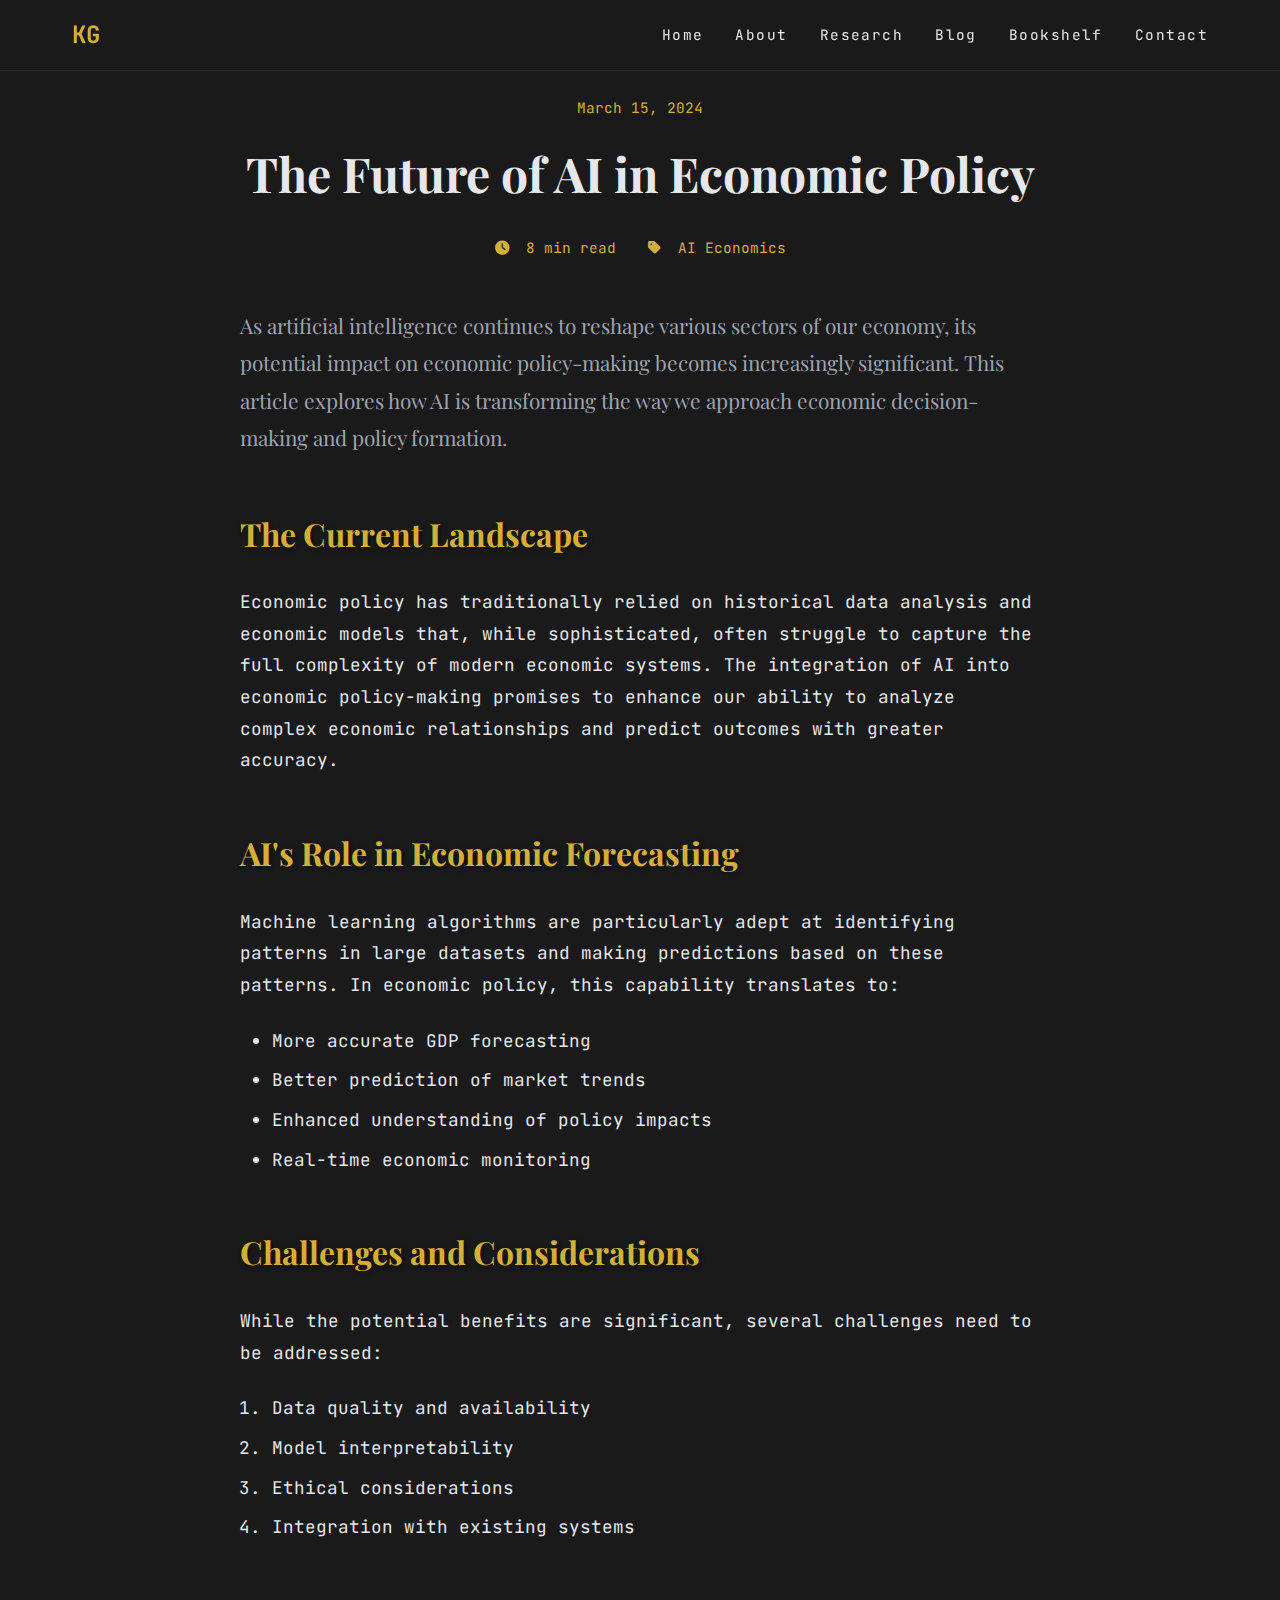
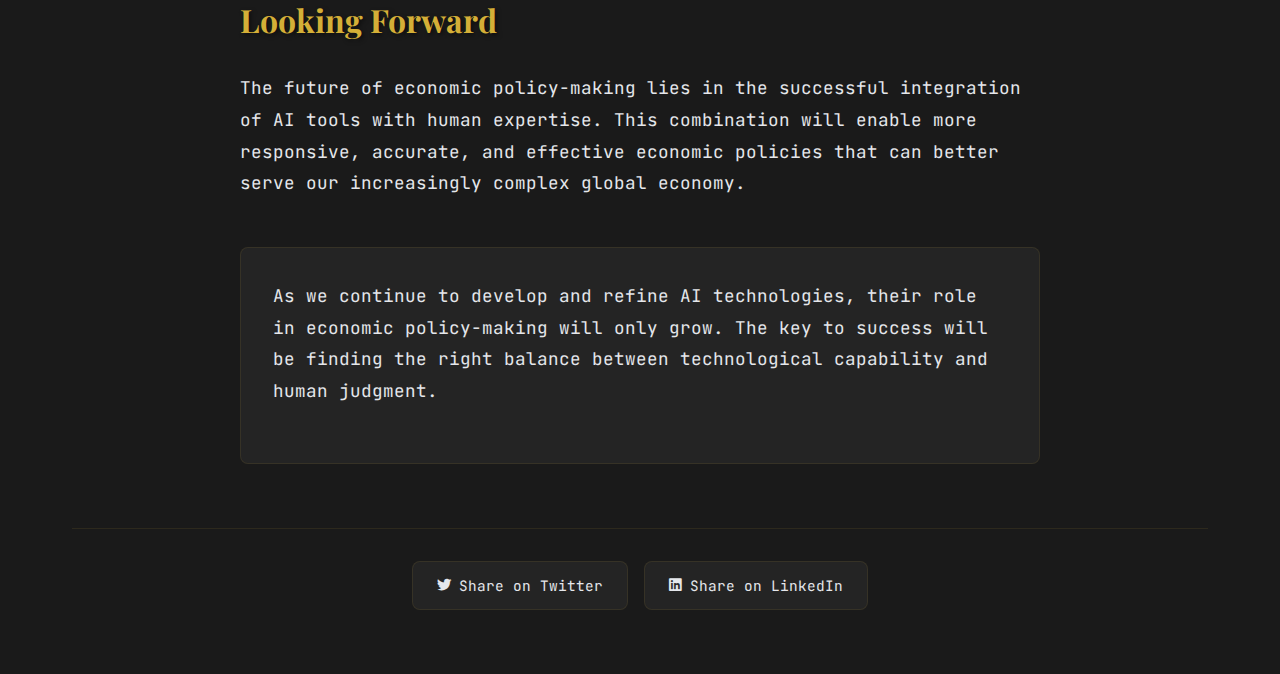
<file: blog/ai-economic-policy.html>
<!DOCTYPE html>
<html lang="en">
<head>
    <meta charset="UTF-8">
    <meta name="viewport" content="width=device-width, initial-scale=1.0">
    <title>The Future of AI in Economic Policy - Kavish Garg</title>
    <link rel="stylesheet" href="../styles.css">
    <link rel="stylesheet" href="blog.css">
    <link rel="stylesheet" href="https://cdnjs.cloudflare.com/ajax/libs/font-awesome/6.0.0/css/all.min.css">
    <link href="https://fonts.googleapis.com/css2?family=JetBrains+Mono:wght@400;700&family=Playfair+Display:wght@400;700&display=swap" rel="stylesheet">
</head>
<body>
    <nav class="navbar">
        <div class="nav-content">
            <div class="logo">KG</div>
            <ul class="nav-links">
                <li><a href="../index.html#home">Home</a></li>
                <li><a href="../index.html#about">About</a></li>
                <li><a href="../index.html#research">Research</a></li>
                <li><a href="../index.html#blog">Blog</a></li>
                <li><a href="../index.html#bookshelf">Bookshelf</a></li>
                <li><a href="../index.html#contact">Contact</a></li>
            </ul>
        </div>
    </nav>

    <article class="blog-post">
        <div class="container">
            <header class="post-header">
                <p class="post-date">March 15, 2024</p>
                <h1>The Future of AI in Economic Policy</h1>
                <div class="post-meta">
                    <span class="reading-time"><i class="fas fa-clock"></i> 8 min read</span>
                    <span class="category"><i class="fas fa-tag"></i> AI Economics</span>
                </div>
            </header>

            <div class="post-content">
                <p class="lead">As artificial intelligence continues to reshape various sectors of our economy, its potential impact on economic policy-making becomes increasingly significant. This article explores how AI is transforming the way we approach economic decision-making and policy formation.</p>

                <h2>The Current Landscape</h2>
                <p>Economic policy has traditionally relied on historical data analysis and economic models that, while sophisticated, often struggle to capture the full complexity of modern economic systems. The integration of AI into economic policy-making promises to enhance our ability to analyze complex economic relationships and predict outcomes with greater accuracy.</p>

                <h2>AI's Role in Economic Forecasting</h2>
                <p>Machine learning algorithms are particularly adept at identifying patterns in large datasets and making predictions based on these patterns. In economic policy, this capability translates to:</p>
                <ul>
                    <li>More accurate GDP forecasting</li>
                    <li>Better prediction of market trends</li>
                    <li>Enhanced understanding of policy impacts</li>
                    <li>Real-time economic monitoring</li>
                </ul>

                <h2>Challenges and Considerations</h2>
                <p>While the potential benefits are significant, several challenges need to be addressed:</p>
                <ol>
                    <li>Data quality and availability</li>
                    <li>Model interpretability</li>
                    <li>Ethical considerations</li>
                    <li>Integration with existing systems</li>
                </ol>

                <h2>Looking Forward</h2>
                <p>The future of economic policy-making lies in the successful integration of AI tools with human expertise. This combination will enable more responsive, accurate, and effective economic policies that can better serve our increasingly complex global economy.</p>

                <div class="conclusion">
                    <p>As we continue to develop and refine AI technologies, their role in economic policy-making will only grow. The key to success will be finding the right balance between technological capability and human judgment.</p>
                </div>
            </div>

            <footer class="post-footer">
                <div class="share-buttons">
                    <a href="#" class="share-button twitter"><i class="fab fa-twitter"></i> Share on Twitter</a>
                    <a href="#" class="share-button linkedin"><i class="fab fa-linkedin"></i> Share on LinkedIn</a>
                </div>
            </footer>
        </div>
    </article>

    <script src="../script.js"></script>
</body>
</html>
</file>
<file: styles.css>
:root {
    --primary-color: #8b0000;
    --secondary-color: #4a4a4a;
    --text-color: #e5e7eb;
    --background-color: #1a1a1a;
    --section-bg: #242424;
    --nav-bg: rgba(26, 26, 26, 0.95);
    --accent-color: #d4af37;
    --transition: all 0.3s ease;
}

* {
    margin: 0;
    padding: 0;
    box-sizing: border-box;
}

html {
    scroll-behavior: smooth;
}

body {
    font-family: 'JetBrains Mono', monospace;
    line-height: 1.6;
    color: var(--text-color);
    background-color: var(--background-color);
}

h1, h2, h3 {
    font-family: 'Playfair Display', serif;
}

.container {
    max-width: 1200px;
    margin: 0 auto;
    padding: 0 2rem;
}

/* Typewriter Effect */
.typewriter h1 {
    overflow: hidden;
    border-right: .15em solid var(--accent-color);
    white-space: nowrap;
    margin: 0 auto;
    letter-spacing: .15em;
    animation: typing 3.5s steps(40, end),
               blink-caret .75s step-end infinite;
}

@keyframes typing {
    from { width: 0 }
    to { width: 100% }
}

@keyframes blink-caret {
    from, to { border-color: transparent }
    50% { border-color: var(--accent-color); }
}

/* Navbar */
.navbar {
    position: fixed;
    top: 0;
    width: 100%;
    background-color: var(--nav-bg);
    backdrop-filter: blur(10px);
    border-bottom: 1px solid rgba(212, 175, 55, 0.1);
    z-index: 1000;
}

.nav-content {
    display: flex;
    justify-content: space-between;
    align-items: center;
    padding: 1rem 2rem;
    max-width: 1200px;
    margin: 0 auto;
}

.logo {
    font-size: 1.5rem;
    font-weight: bold;
    color: var(--accent-color);
    text-decoration: none;
}

.nav-links {
    display: flex;
    list-style: none;
    gap: 2rem;
    margin: 0;
    padding: 0;
}

.nav-links a {
    font-family: 'JetBrains Mono', monospace;
    font-size: 0.9rem;
    letter-spacing: 0.1em;
    text-decoration: none;
    color: var(--text-color);
    transition: var(--transition);
}

.nav-links a:hover {
    color: var(--accent-color);
}

/* Hero Section */
.hero {
    height: 100vh;
    display: flex;
    align-items: center;
    justify-content: center;
    text-align: center;
    padding: 6rem 1rem 1rem 1rem;
    background: linear-gradient(135deg, var(--background-color) 0%, var(--section-bg) 100%);
}

.hero-content {
    max-width: 800px;
    margin: 0 auto;
}

.hero-content h1 {
    font-size: 3rem;
    color: var(--accent-color);
    margin-bottom: 1rem;
    text-shadow: 2px 2px 4px rgba(0, 0, 0, 0.5);
}

/* Mobile menu button */
.mobile-menu-button {
    display: none;
    background: none;
    border: none;
    font-size: 1.5rem;
    color: var(--accent-color);
    cursor: pointer;
    padding: 0.5rem;
}

@media (max-width: 768px) {
    .mobile-menu-button {
        display: block;
    }

    .nav-content {
        flex-direction: column;
        padding: 1rem;
    }

    .nav-links {
        display: none;
        flex-direction: column;
        width: 100%;
        text-align: center;
        padding: 1rem 0;
    }

    .nav-links.active {
        display: flex;
    }

    .nav-links li {
        margin: 0.5rem 0;
    }

    .hero-content h1 {
        font-size: 2rem;
    }
    
    .typewriter h1 {
        white-space: normal;
        border-right: none;
        animation: none;
    }
}

/* Button Styles */
.cta-buttons {
    display: flex;
    gap: 1rem;
    justify-content: center;
    margin-top: 2rem;
}

.cta-primary, .cta-secondary {
    padding: 0.75rem 1.5rem;
    border-radius: 0.5rem;
    text-decoration: none;
    font-weight: 500;
    transition: var(--transition);
    font-family: 'JetBrains Mono', monospace;
    font-size: 0.9rem;
    letter-spacing: 0.1em;
}

.cta-primary {
    background-color: var(--accent-color);
    color: var(--background-color);
    border: 2px solid var(--accent-color);
}

.cta-secondary {
    background-color: transparent;
    border: 2px solid var(--accent-color);
    color: var(--accent-color);
}

.cta-primary:hover {
    background-color: transparent;
    color: var(--accent-color);
}

.cta-secondary:hover {
    background-color: var(--accent-color);
    color: var(--background-color);
}

/* Sections */
section {
    padding: 5rem 0;
    margin-top: 2rem;
}

section:nth-child(even) {
    background-color: var(--section-bg);
}

h2 {
    font-size: 2.5rem;
    margin-bottom: 3rem;
    text-align: center;
    color: var(--text-color);
    text-shadow: 2px 2px 4px rgba(0, 0, 0, 0.5);
}

@media (max-width: 768px) {
    .cta-buttons {
        flex-direction: column;
        align-items: center;
    }

    .cta-primary, .cta-secondary {
        width: 100%;
        max-width: 300px;
        text-align: center;
    }

    section {
        padding: 3rem 0;
        margin-top: 1rem;
    }

    h2 {
        font-size: 2rem;
        margin-bottom: 2rem;
    }
}

/* Research Cards */
.research-grid {
    display: grid;
    grid-template-columns: repeat(auto-fit, minmax(300px, 1fr));
    gap: 2rem;
    padding: 2rem 0;
}

.research-card {
    background: var(--section-bg);
    padding: 2rem;
    border-radius: 8px;
    border: 1px solid rgba(212, 175, 55, 0.1);
    transition: var(--transition);
}

.research-card:hover {
    transform: translateY(-5px);
    border-color: var(--accent-color);
}

.research-card i {
    font-size: 2rem;
    color: var(--accent-color);
    margin-bottom: 1rem;
}

/* Blog Section */
.blog-grid {
    display: grid;
    grid-template-columns: repeat(auto-fit, minmax(300px, 1fr));
    gap: 2rem;
}

.blog-card {
    background: var(--section-bg);
    padding: 2rem;
    border-radius: 8px;
    border: 1px solid rgba(212, 175, 55, 0.1);
}

.blog-date {
    font-size: 0.8rem;
    color: var(--accent-color);
    margin-bottom: 1rem;
}

.read-more {
    display: inline-block;
    margin-top: 1rem;
    color: var(--accent-color);
    text-decoration: none;
    font-size: 0.9rem;
}

/* Bookshelf Section */
.book-grid {
    display: grid;
    grid-template-columns: repeat(auto-fit, minmax(250px, 1fr));
    gap: 2rem;
}

.book-card {
    background: var(--section-bg);
    padding: 2rem;
    border-radius: 8px;
    border: 1px solid rgba(212, 175, 55, 0.1);
    transition: var(--transition);
}

.book-card:hover {
    transform: translateY(-5px);
    border-color: var(--accent-color);
}

.book-cover {
    text-align: center;
    margin-bottom: 1rem;
}

.book-cover i {
    font-size: 3rem;
    color: var(--accent-color);
}

.author {
    color: var(--accent-color);
    font-size: 0.9rem;
    margin: 0.5rem 0;
}

.book-notes {
    font-size: 0.8rem;
    color: #888;
}

/* Custom Scrollbar */
::-webkit-scrollbar {
    width: 8px;
}

::-webkit-scrollbar-track {
    background: var(--background-color);
}

::-webkit-scrollbar-thumb {
    background: var(--accent-color);
    border-radius: 4px;
}
</file>
<file: blog/blog.css>
/* Blog Post Styles */
.blog-post {
    padding-top: 6rem;
    padding-bottom: 4rem;
}

.post-header {
    text-align: center;
    margin-bottom: 3rem;
}

.post-date {
    color: var(--accent-color);
    font-family: 'JetBrains Mono', monospace;
    font-size: 0.9rem;
    margin-bottom: 1rem;
}

.post-header h1 {
    font-size: 3rem;
    color: var(--text-color);
    margin-bottom: 1.5rem;
    font-family: 'Playfair Display', serif;
}

.post-meta {
    display: flex;
    justify-content: center;
    gap: 2rem;
    color: var(--accent-color);
    font-family: 'JetBrains Mono', monospace;
    font-size: 0.9rem;
}

.post-meta i {
    margin-right: 0.5rem;
}

.post-content {
    max-width: 800px;
    margin: 0 auto;
    font-size: 1.1rem;
    line-height: 1.8;
}

.lead {
    font-size: 1.3rem;
    color: #9ca3af;
    margin-bottom: 2rem;
    font-family: 'Playfair Display', serif;
}

.post-content h2 {
    font-size: 2rem;
    margin: 3rem 0 1.5rem;
    color: var(--accent-color);
    text-align: left;
}

.post-content p {
    margin-bottom: 1.5rem;
}

.post-content ul, .post-content ol {
    margin: 1.5rem 0;
    padding-left: 2rem;
}

.post-content li {
    margin-bottom: 0.5rem;
}

.conclusion {
    margin-top: 3rem;
    padding: 2rem;
    background: var(--section-bg);
    border-radius: 8px;
    border: 1px solid rgba(212, 175, 55, 0.1);
}

.post-footer {
    margin-top: 4rem;
    padding-top: 2rem;
    border-top: 1px solid rgba(212, 175, 55, 0.1);
}

.share-buttons {
    display: flex;
    justify-content: center;
    gap: 1rem;
}

.share-button {
    display: inline-flex;
    align-items: center;
    padding: 0.75rem 1.5rem;
    border-radius: 0.5rem;
    text-decoration: none;
    font-family: 'JetBrains Mono', monospace;
    font-size: 0.9rem;
    transition: var(--transition);
    background: var(--section-bg);
    color: var(--text-color);
    border: 1px solid rgba(212, 175, 55, 0.1);
}

.share-button i {
    margin-right: 0.5rem;
}

.share-button:hover {
    border-color: var(--accent-color);
    color: var(--accent-color);
}

@media (max-width: 768px) {
    .blog-post {
        padding-top: 5rem;
    }

    .post-header h1 {
        font-size: 2rem;
    }

    .post-meta {
        flex-direction: column;
        gap: 1rem;
        align-items: center;
    }

    .post-content {
        font-size: 1rem;
        padding: 0 1rem;
    }

    .lead {
        font-size: 1.1rem;
    }

    .share-buttons {
        flex-direction: column;
    }
}
</file>
